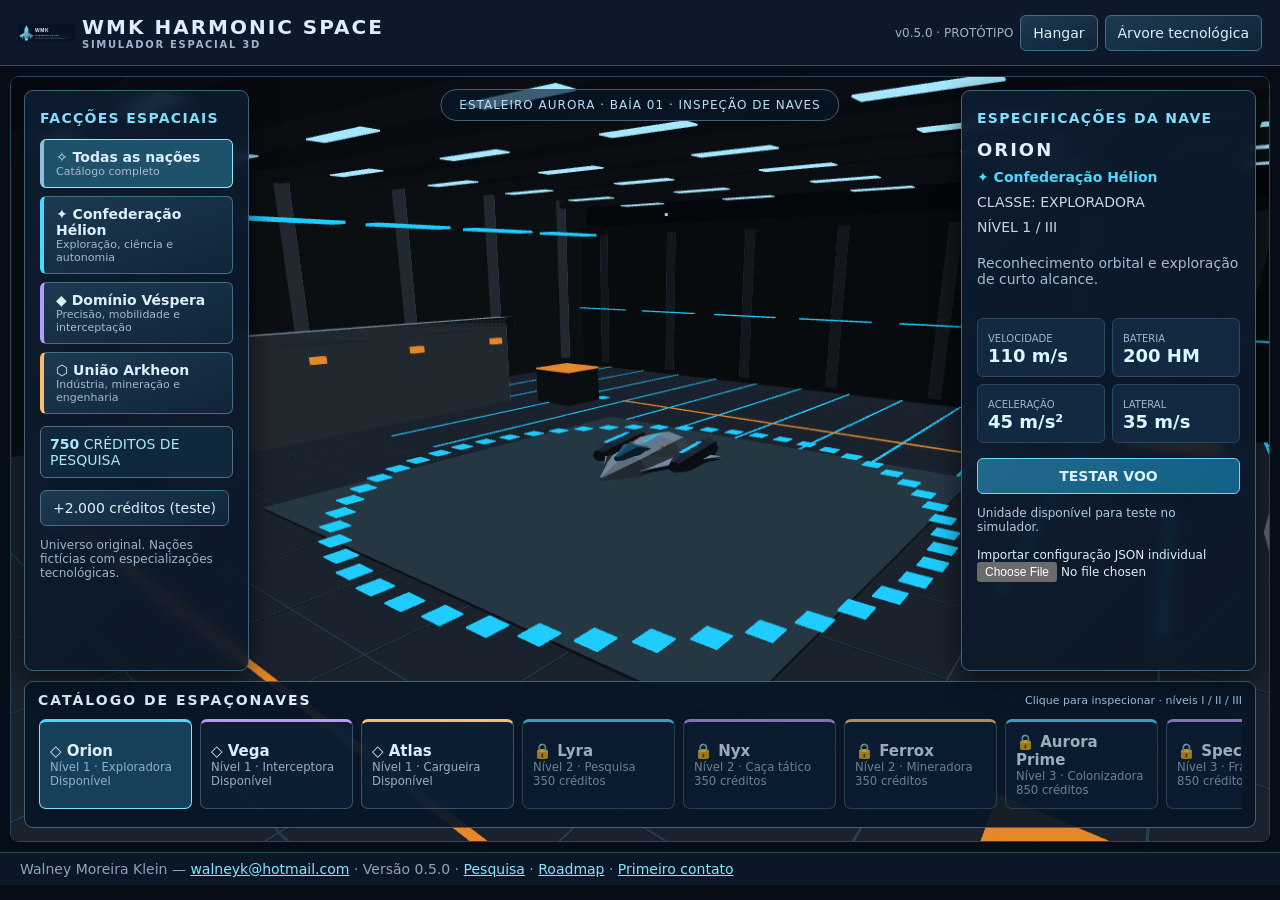
<file: index.html>
<!doctype html>
<html lang="pt-BR"><head><meta charset="utf-8"><meta name="viewport" content="width=device-width,initial-scale=1">
<title>WMK Harmonic Space — Simulador Espacial 3D</title><link rel="icon" href="assets/logo.svg" type="image/svg+xml">
<style>
:root{color-scheme:dark;--panel:#101b2beE;--stroke:#37546a;--muted:#91acbf;--aqua:#6bdcff}
*{box-sizing:border-box}html,body{margin:0;height:100%;background:#060d16;color:#dceefa;font:14px 'Segoe UI',system-ui,Arial;overflow-x:hidden}
button,input,select{font:inherit}button,select{border:1px solid #446e87;background:linear-gradient(160deg,#1c3a52,#102438);color:#dceefa;border-radius:6px;padding:9px 12px;cursor:pointer}
button:hover{background:#254c69;border-color:#73ccee}button:disabled{opacity:.45;cursor:not-allowed}button.primary{background:linear-gradient(135deg,#226889,#116188);font-weight:750;border-color:#69d7fc}
button.active{border-color:#95eaff;background:#1e526b}button[hidden],section[hidden],div[hidden]{display:none!important}a{color:#81e6ff}
header{height:66px;display:flex;align-items:center;justify-content:space-between;padding:8px 18px;background:#0d192a;border-bottom:1px solid #30506a;gap:14px}
header img{width:57px;height:47px;object-fit:contain;object-position:left}header h1{font-size:20px;letter-spacing:2px;margin:0;font-weight:850}header h1 small{display:block;font-size:10px;color:#9eb4cb;letter-spacing:1.7px}
.brand{display:flex;align-items:center;gap:7px}.header-actions{display:flex;align-items:center;gap:7px;flex-wrap:wrap}.version{font-size:12px;color:#9cb5c6}
main{display:grid;grid-template-columns:minmax(0,1fr) 297px;gap:10px;padding:10px}body.hangar-mode main{grid-template-columns:minmax(0,1fr)}body.hangar-mode #flightAside{display:none}
#scene{position:relative;min-width:0;overflow:hidden;border-radius:9px;border:1px solid #2a475a;box-shadow:inset 0 0 60px #0008;background:#030912}#space{width:100%;height:min(calc(100vh - 136px),850px);min-height:570px;display:block}
#flightHud{position:absolute;top:14px;left:15px;background:#091727b8;border:1px solid #426784;padding:11px 13px;min-width:230px;border-radius:7px;line-height:1.7;pointer-events:none}
#flightHud .hud-name{color:var(--aqua);font-weight:750;letter-spacing:2px}body.hangar-mode #flightHud{display:none}
#hangarUI{position:absolute;inset:0;z-index:5;pointer-events:none;display:grid;grid-template-columns:225px minmax(0,1fr) 295px;grid-template-rows:1fr auto;gap:10px;padding:13px}
#hangarUI .plate{pointer-events:auto;background:linear-gradient(135deg,#0d1d30eD,#0a1728D8);border:1px solid #44627b;border-radius:9px;box-shadow:0 6px 30px #0009;backdrop-filter:blur(7px);padding:15px;max-height:calc(100vh - 198px);overflow:auto}
#hangarLeft{grid-column:1;grid-row:1}#hangarRight{grid-column:3;grid-row:1}#hangarFooter{grid-column:1/4;grid-row:2;pointer-events:auto;background:#081626eD;border:1px solid #466078;border-radius:9px;padding:10px 13px}
#hangarUI h2{font-size:14px;color:#80ddfc;letter-spacing:1.3px;margin:4px 0 13px}#nationButtons{display:flex;flex-direction:column;gap:8px}#nationButtons button{text-align:left;min-height:49px}
#nationButtons button span{display:block;font-size:11px;color:#a8b8c9}.hangar-label{letter-spacing:2px;color:#e1efff;font-weight:800;font-size:18px;margin-bottom:5px}
#shipSpec{line-height:1.8;color:#c6d8e8}#shipDesc{color:#a3bcd0;min-height:48px}#shipStats{display:grid;grid-template-columns:1fr 1fr;gap:7px;margin:15px 0}#shipStats div{padding:10px;background:#122941;border:1px solid #284864;border-radius:6px}#shipStats b{font-size:18px;display:block;color:#d9f9ff}#shipStats small{font-size:10px;color:#9db8cb}
#hangarActions{display:flex;flex-wrap:wrap;gap:5px}#hangarActions button{flex:1}#roster{display:flex;align-items:stretch;gap:8px;overflow-x:auto;padding:5px 1px 8px;scrollbar-color:#49768e #12253a}
.ship-card{min-width:153px;max-width:175px;flex:1;padding:11px 10px;text-align:left;background:#102137c9;border:1px solid #365369;border-radius:7px}.ship-card strong{font-size:15px}.ship-card small{display:block;color:#92b0c3}.ship-card.selected{border-color:#81e4fb;background:#163f59}.ship-card.locked{opacity:.7}.credits{background:#10283b;padding:9px;border:1px solid #52708a;border-radius:6px;margin:12px 0;color:#a5e9fa}
#hangarHint{position:absolute;top:12px;left:50%;transform:translateX(-50%);z-index:4;color:#b6def8;background:#08182bAA;border:1px solid #436077;padding:8px 18px;border-radius:40px;letter-spacing:1px;font-size:12px;pointer-events:none}body:not(.hangar-mode) #hangarHint{display:none}
#flightAside{background:#101d2e;border:1px solid #365368;border-radius:8px;padding:13px;overflow:auto;max-height:calc(100vh - 95px)}h2{font-size:15px;color:#7be2ff}#flightAside section{border-top:1px solid #36516b;padding:10px 0}#flightAside label{display:block;margin:9px 0}input[type=range]{width:100%;accent-color:#61dbfa}progress{width:100%;accent-color:#55dfff;height:12px}#energy{padding:10px 0;line-height:1.6}#msg{color:#85f1ca}#emergency{width:100%;background:#66391d;border-color:#f3b068;color:#ffe1af;font-weight:700}#rhythm{position:absolute;z-index:12;width:min(860px,90%);max-height:94%;overflow:auto;left:50%;top:50%;transform:translate(-50%,-50%);padding:20px;background:#101a2af5;border:1px solid #edaf5e;border-radius:12px;box-shadow:0 0 0 4000px #020713a9}#chart{width:100%;display:block;background:#070e19;border-radius:6px}#flightAside .quick button{margin:3px 0}
#treePanel{position:fixed;inset:5% 3%;z-index:20;overflow:auto;background:linear-gradient(130deg,#0c1a2bf5,#06111ff9);border:1px solid #5386a1;border-radius:12px;box-shadow:0 0 0 300px #020610ce;padding:20px}#treePanel[hidden]{display:none!important}
.tree-head{display:flex;justify-content:space-between;align-items:center;flex-wrap:wrap;gap:12px}.tree-nations{display:flex;flex-wrap:wrap;gap:8px;margin:12px 0}.tech-layout{display:grid;grid-template-columns:repeat(3,minmax(210px,1fr));gap:15px;min-width:700px}.tech-col{background:#0c2034bd;border:1px solid #35516a;border-radius:8px;padding:12px}.tech-col h3{margin:0 0 12px;color:#9edbf4}.tech-node{display:block;width:100%;text-align:left;margin:12px 0;border-left:4px solid #6bbfe1;background:#16283d;padding:14px}.tech-node strong{display:block;font-size:16px}.tech-node small{display:block;color:#99b7c9}.tech-node.locked{border-left-color:#65717a}.tech-node.owned{border-left-color:#62dfaa}.tech-node.selected{box-shadow:inset 0 0 0 1px #d0f3ff}
.tree-legend{color:#9bbad0;font-size:12px}footer{padding:8px 20px;color:#89a5be;background:#0b1727;border-top:1px solid #284558}
@media(max-width:1060px){#hangarUI{grid-template-columns:180px 1fr 240px}#hangarUI .plate{padding:9px}}@media(max-width:760px){main{grid-template-columns:1fr}#flightAside{max-height:none}#space{min-height:520px}#hangarUI{grid-template-columns:1fr 1fr;grid-template-rows:1fr auto}#hangarLeft{grid-column:1}#hangarRight{grid-column:2}#hangarFooter{grid-column:1/3}#hangarUI .plate{max-height:330px;background:#0c192adf}header h1{font-size:14px}.version{display:none}}
</style></head><body class="hangar-mode">
<header><div class="brand"><img src="assets/logo.svg" alt="WMK Harmonic Space"><h1>WMK HARMONIC SPACE<small>SIMULADOR ESPACIAL 3D</small></h1></div><div class="header-actions"><span class="version">v0.5.0 · PROTÓTIPO</span><button id="openHangar">Hangar</button><button id="openTree">Árvore tecnológica</button></div></header>
<main><div id="scene"><canvas id="space" width="1300" height="750" aria-label="Cenário espacial tridimensional"></canvas><div id="hangarHint">ESTALEIRO AURORA · BAÍA 01 · INSPEÇÃO DE NAVES</div>
<div id="flightHud"><div class="hud-name" id="hudName">ORION / EXPLORAÇÃO</div><div id="hud">Velocidade 0 m/s</div><div id="flightStation"></div></div>
<div id="hangarUI"><div class="plate" id="hangarLeft"><h2>FACÇÕES ESPACIAIS</h2><div id="nationButtons"></div><div class="credits"><b id="credits">750</b> CRÉDITOS DE PESQUISA</div><button id="devCredits" title="Apenas para testes do protótipo">+2.000 créditos (teste)</button><p style="color:#9bb6c9;font-size:12px">Universo original. Nações fictícias com especializações tecnológicas.</p></div>
<div class="plate" id="hangarRight"><h2>ESPECIFICAÇÕES DA NAVE</h2><div class="hangar-label" id="hangarName">ORION</div><div id="shipSpec"></div><p id="shipDesc"></p><div id="shipStats"></div><div id="hangarActions"><button class="primary" id="launch">TESTAR VOO</button><button id="researchShip">PESQUISAR</button></div><p style="font-size:12px;color:#b0ccdf" id="hangarMessage">Selecione uma nave no catálogo.</p><label style="display:block;font-size:12px;margin-top:14px">Importar configuração JSON individual <input type="file" id="importConfig" accept=".json" style="max-width:100%"></label></div>
<div id="hangarFooter"><div style="display:flex;justify-content:space-between;gap:9px;align-items:center;margin-bottom:6px"><b style="letter-spacing:2px">CATÁLOGO DE ESPAÇONAVES</b><span style="font-size:11px;color:#9dbee0">Clique para inspecionar · níveis I / II / III</span></div><div id="roster"></div></div></div>
<section id="rhythm" hidden><h2>⚡ Recuperação de bateria · modo emergência</h2><p>Acione o gerador auxiliar somente quando a energia da nave estiver crítica. Complete os pulsos para restaurar parte da bateria.</p><button id="start">Iniciar recarga</button><button id="stop">Interromper</button><button id="closeRhythm">Fechar</button><canvas id="chart" width="1000" height="180"></canvas><small>J K L Ç (; também funciona) · mantenha pressionado nas notas longas.</small></section></div>
<aside id="flightAside"><h2 id="shipname">ORION · ENGENHARIA</h2><div id="energy"></div><button id="emergency" hidden>⚡ Recuperar bateria de emergência</button><section><h2>CONTROLE DOS SISTEMAS</h2><label>Propulsão <span id="pv"></span><input id="prop" type="range" min="0" max="100" value="60"></label><label>Escudos <input id="shield" type="range" min="0" max="100" value="30"></label><label>Sensores <input id="sensor" type="range" min="0" max="100" value="40"></label></section><section><h2>MISSÃO 01 — ESTAÇÃO AURORA</h2><p id="mission">Aproxime-se da estação espacial.</p><p id="msg">Pilotagem habilitada.</p><div class="quick"><button id="dock">Atracar e abastecer</button><button id="camera">Alternar câmera</button><button id="save">Salvar progresso</button><button id="reset">Reiniciar voo</button></div></section><section><h2>COMANDOS</h2><p>W/S · aceleração / redução<br>A/D · deslocamento lateral + inclinação<br>Q/E · guinada do bico<br>C/X · subir / descer<br>Espaço · freio<br>J K L Ç · somente na emergência</p></section><section><a href="pesquisa.html">Pesquisa de referência</a> · <a href="roadmap.html">Roadmap</a> · <a href="manuais/primeiro-contato.html">Manual</a></section></aside></main>
<div id="treePanel" hidden><div class="tree-head"><div><h2>ÁRVORE TECNOLÓGICA — WMK SPACE</h2><div class="tree-legend">Três facções originais · três níveis · classes e requisitos individuais</div></div><div><b id="treeCredits"></b> <button id="closeTree">Fechar</button></div></div><div class="tree-nations" id="treeNations"></div><div class="tech-layout" id="techColumns"></div><p class="tree-legend">Pesquisar desbloqueia a nave selecionada, desde que você tenha créditos e a nave anterior da mesma linha. Ganhe créditos na primeira atracagem ou use o botão de teste no hangar.</p></div>
<footer>Walney Moreira Klein — <a href="mailto:walneyk@hotmail.com">walneyk@hotmail.com</a> · Versão 0.5.0 · <a href="pesquisa.html">Pesquisa</a> · <a href="roadmap.html">Roadmap</a> · <a href="manuais/primeiro-contato.html">Primeiro contato</a></footer>
<script src="naves.js"></script><script src="space3d.js"></script><script src="game.js"></script><script src="hangar.js"></script></body></html>
</file>
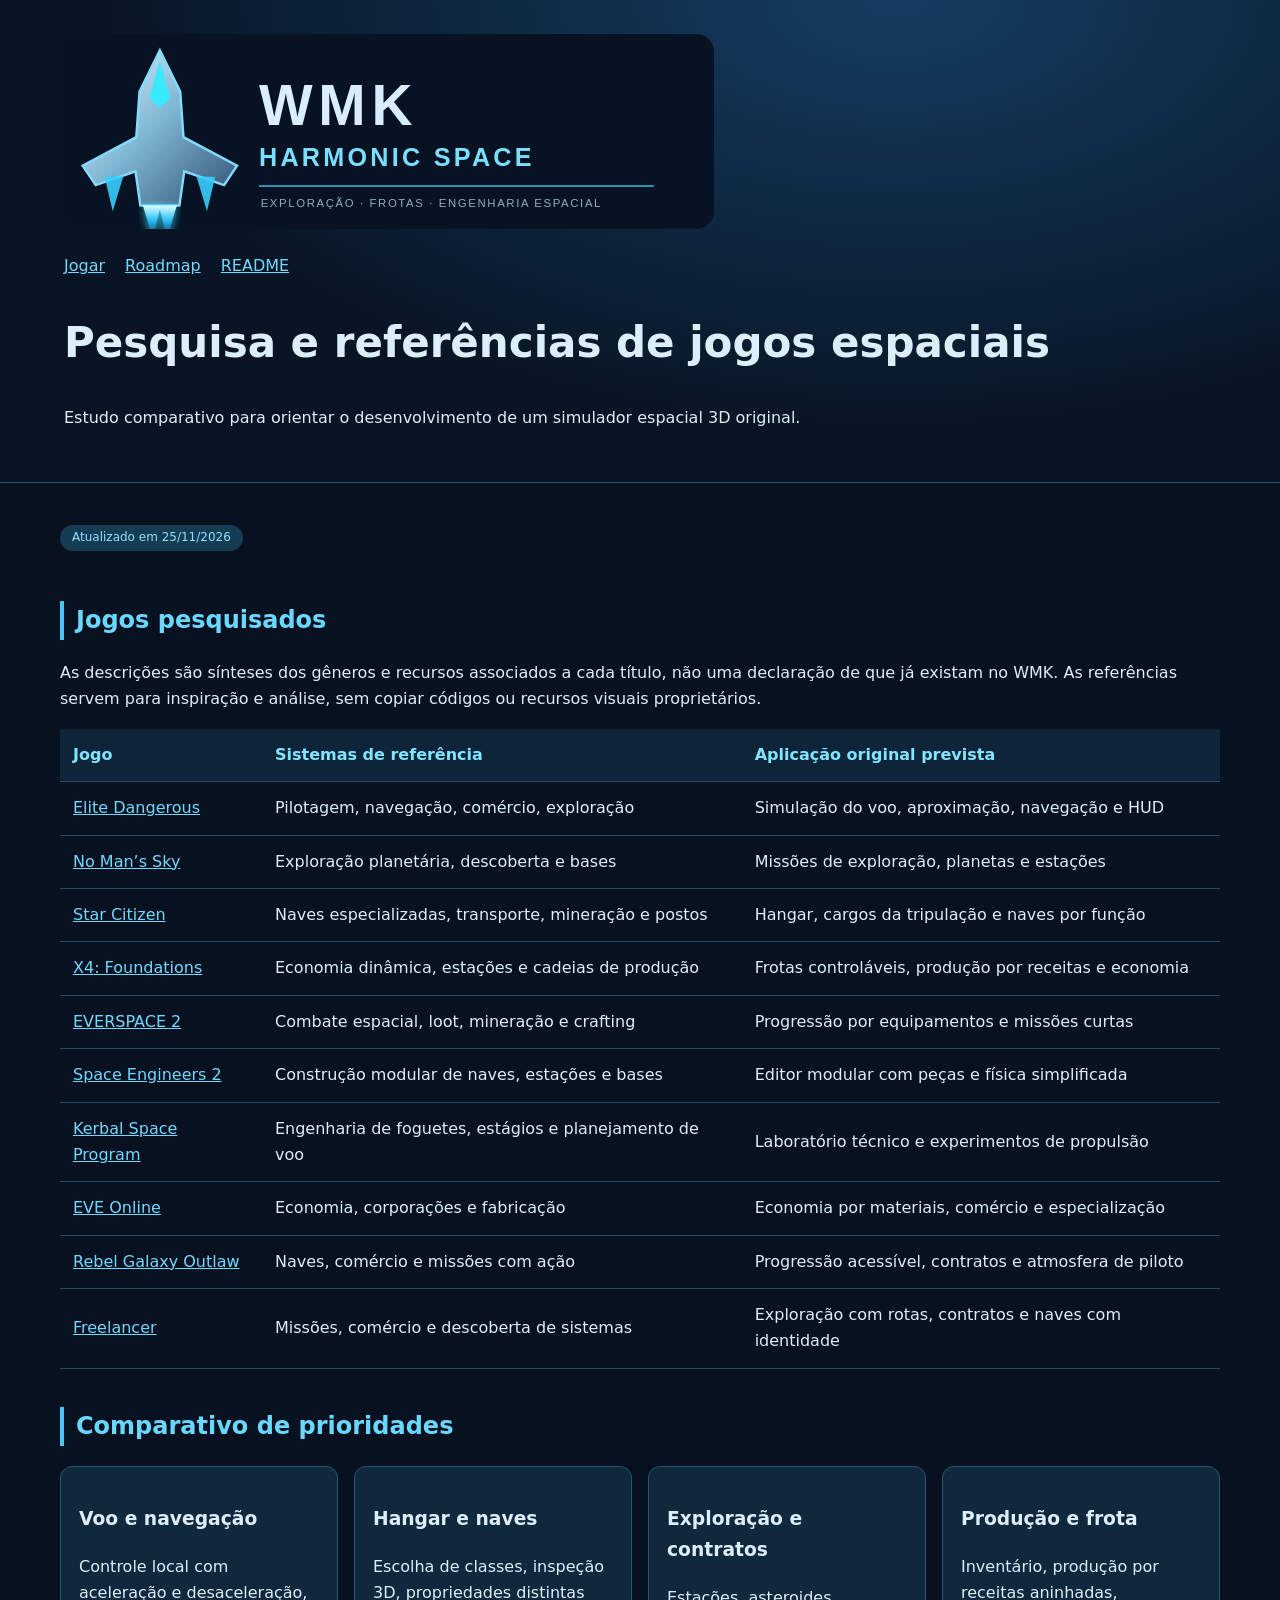
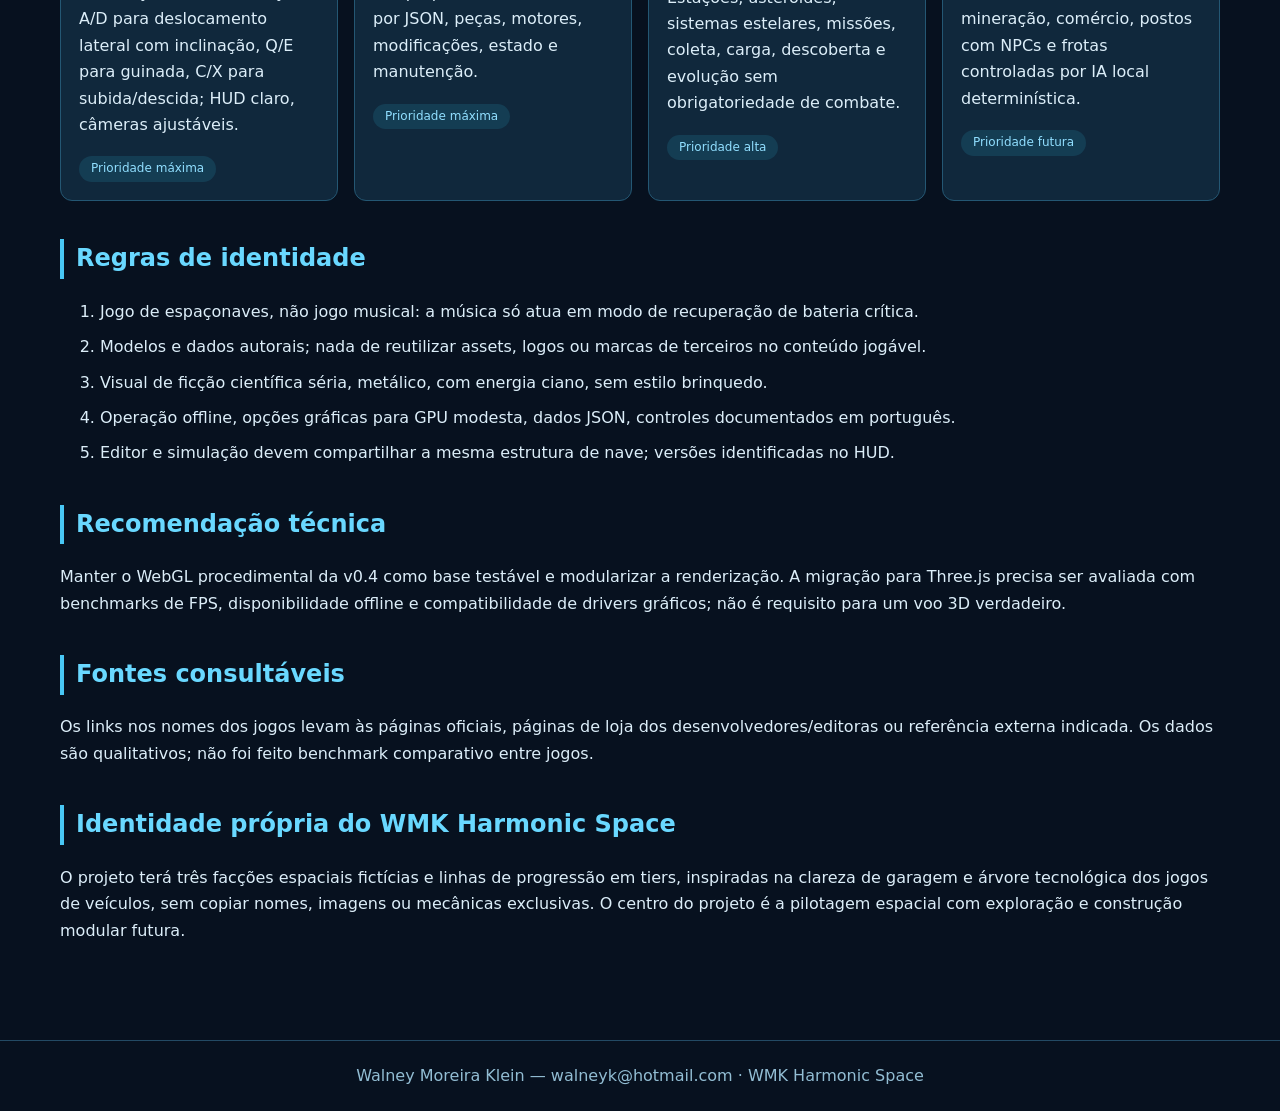
<file: pesquisa.html>
<!doctype html><html lang="pt-BR"><meta charset="utf-8"><meta name="viewport" content="width=device-width,initial-scale=1"><title>Pesquisa de Jogos Espaciais — WMK</title><link rel="stylesheet" href="assets/docs.css"><header><img src="assets/logo.svg" alt="WMK Harmonic Space"><nav><a href="index.html">Jogar</a><a href="roadmap.html">Roadmap</a><a href="README.md">README</a></nav><h1>Pesquisa e referências de jogos espaciais</h1><p>Estudo comparativo para orientar o desenvolvimento de um simulador espacial 3D original.</p></header><main><p class="tag">Atualizado em 25/11/2026</p><h2>Jogos pesquisados</h2><p>As descrições são sínteses dos gêneros e recursos associados a cada título, não uma declaração de que já existam no WMK. As referências servem para inspiração e análise, sem copiar códigos ou recursos visuais proprietários.</p><div class="table"><table><thead><tr><th>Jogo</th><th>Sistemas de referência</th><th>Aplicação original prevista</th></tr></thead><tbody><tr><td><a href="https://store.steampowered.com/app/359320/Elite_Dangerous/" target="_blank" rel="noopener">Elite Dangerous</a></td><td>Pilotagem, navegação, comércio, exploração</td><td>Simulação do voo, aproximação, navegação e HUD</td></tr><tr><td><a href="https://www.nomanssky.com/about/" target="_blank" rel="noopener">No Man’s Sky</a></td><td>Exploração planetária, descoberta e bases</td><td>Missões de exploração, planetas e estações</td></tr><tr><td><a href="https://support.robertsspaceindustries.com/hc/en-us/articles/360002696273-Ships-and-Vehicles" target="_blank" rel="noopener">Star Citizen</a></td><td>Naves especializadas, transporte, mineração e postos</td><td>Hangar, cargos da tripulação e naves por função</td></tr><tr><td><a href="https://store.steampowered.com/app/392160/X4__Foundations/" target="_blank" rel="noopener">X4: Foundations</a></td><td>Economia dinâmica, estações e cadeias de produção</td><td>Frotas controláveis, produção por receitas e economia</td></tr><tr><td><a href="https://store.steampowered.com/app/1128920/EVERSPACE_2/" target="_blank" rel="noopener">EVERSPACE 2</a></td><td>Combate espacial, loot, mineração e crafting</td><td>Progressão por equipamentos e missões curtas</td></tr><tr><td><a href="https://store.steampowered.com/app/1133870/Space_Engineers_2/" target="_blank" rel="noopener">Space Engineers 2</a></td><td>Construção modular de naves, estações e bases</td><td>Editor modular com peças e física simplificada</td></tr><tr><td><a href="https://www.kerbalspaceprogram.com/" target="_blank" rel="noopener">Kerbal Space Program</a></td><td>Engenharia de foguetes, estágios e planejamento de voo</td><td>Laboratório técnico e experimentos de propulsão</td></tr><tr><td><a href="https://www.eveonline.com/" target="_blank" rel="noopener">EVE Online</a></td><td>Economia, corporações e fabricação</td><td>Economia por materiais, comércio e especialização</td></tr><tr><td><a href="https://store.steampowered.com/app/910830/Rebel_Galaxy_Outlaw/" target="_blank" rel="noopener">Rebel Galaxy Outlaw</a></td><td>Naves, comércio e missões com ação</td><td>Progressão acessível, contratos e atmosfera de piloto</td></tr><tr><td><a href="https://en.wikipedia.org/wiki/Freelancer_(video_game)" target="_blank" rel="noopener">Freelancer</a></td><td>Missões, comércio e descoberta de sistemas</td><td>Exploração com rotas, contratos e naves com identidade</td></tr></tbody></table></div><h2>Comparativo de prioridades</h2><div class="cards"><div class="card"><h3>Voo e navegação</h3><p>Controle local com aceleração e desaceleração, A/D para deslocamento lateral com inclinação, Q/E para guinada, C/X para subida/descida; HUD claro, câmeras ajustáveis.</p><span class="tag">Prioridade máxima</span></div><div class="card"><h3>Hangar e naves</h3><p>Escolha de classes, inspeção 3D, propriedades distintas por JSON, peças, motores, modificações, estado e manutenção.</p><span class="tag">Prioridade máxima</span></div><div class="card"><h3>Exploração e contratos</h3><p>Estações, asteroides, sistemas estelares, missões, coleta, carga, descoberta e evolução sem obrigatoriedade de combate.</p><span class="tag">Prioridade alta</span></div><div class="card"><h3>Produção e frota</h3><p>Inventário, produção por receitas aninhadas, mineração, comércio, postos com NPCs e frotas controladas por IA local determinística.</p><span class="tag">Prioridade futura</span></div></div><h2>Regras de identidade</h2><ol><li>Jogo de espaçonaves, não jogo musical: a música só atua em modo de recuperação de bateria crítica.</li><li>Modelos e dados autorais; nada de reutilizar assets, logos ou marcas de terceiros no conteúdo jogável.</li><li>Visual de ficção científica séria, metálico, com energia ciano, sem estilo brinquedo.</li><li>Operação offline, opções gráficas para GPU modesta, dados JSON, controles documentados em português.</li><li>Editor e simulação devem compartilhar a mesma estrutura de nave; versões identificadas no HUD.</li></ol><h2>Recomendação técnica</h2><p>Manter o WebGL procedimental da v0.4 como base testável e modularizar a renderização. A migração para Three.js precisa ser avaliada com benchmarks de FPS, disponibilidade offline e compatibilidade de drivers gráficos; não é requisito para um voo 3D verdadeiro.</p><h2>Fontes consultáveis</h2><p>Os links nos nomes dos jogos levam às páginas oficiais, páginas de loja dos desenvolvedores/editoras ou referência externa indicada. Os dados são qualitativos; não foi feito benchmark comparativo entre jogos.</p><h2>Identidade própria do WMK Harmonic Space</h2><p>O projeto terá três facções espaciais fictícias e linhas de progressão em tiers, inspiradas na clareza de garagem e árvore tecnológica dos jogos de veículos, sem copiar nomes, imagens ou mecânicas exclusivas. O centro do projeto é a pilotagem espacial com exploração e construção modular futura.</p></main><footer>Walney Moreira Klein — walneyk@hotmail.com · WMK Harmonic Space</footer></html>
</file>
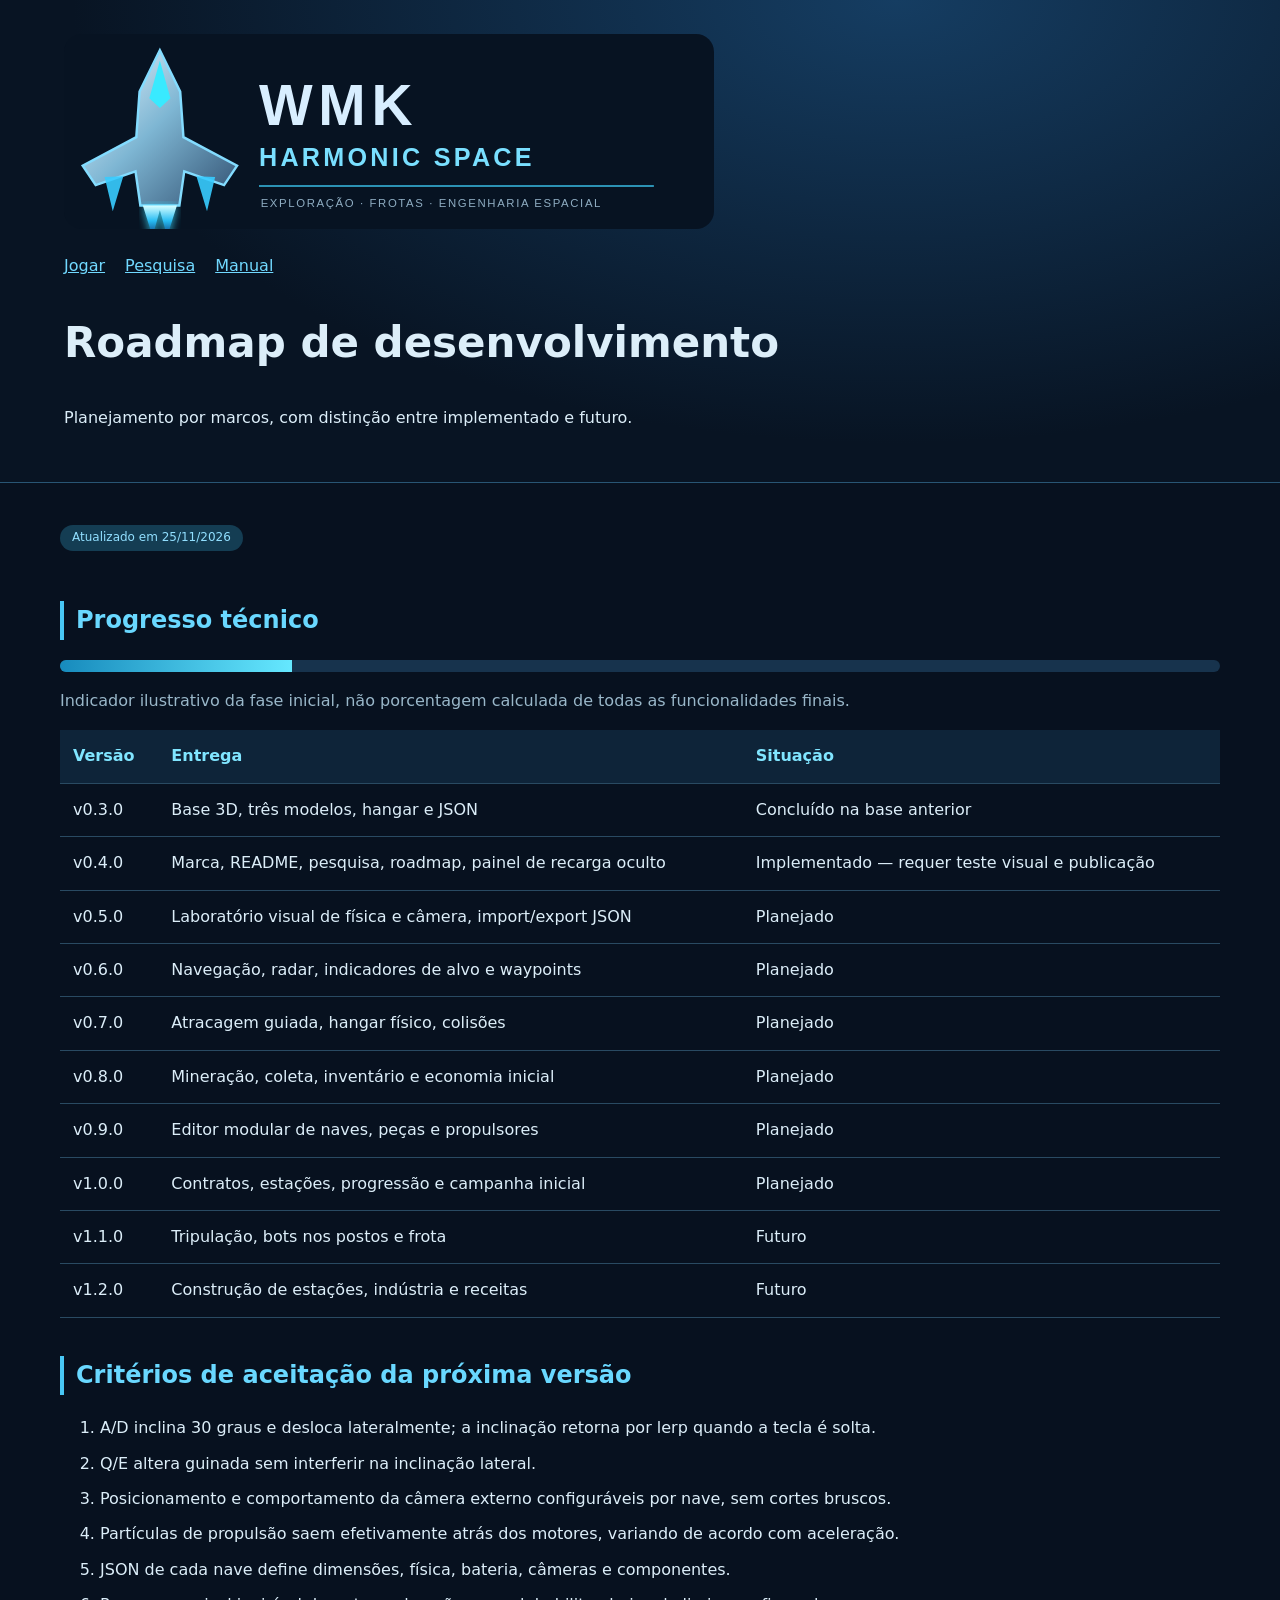
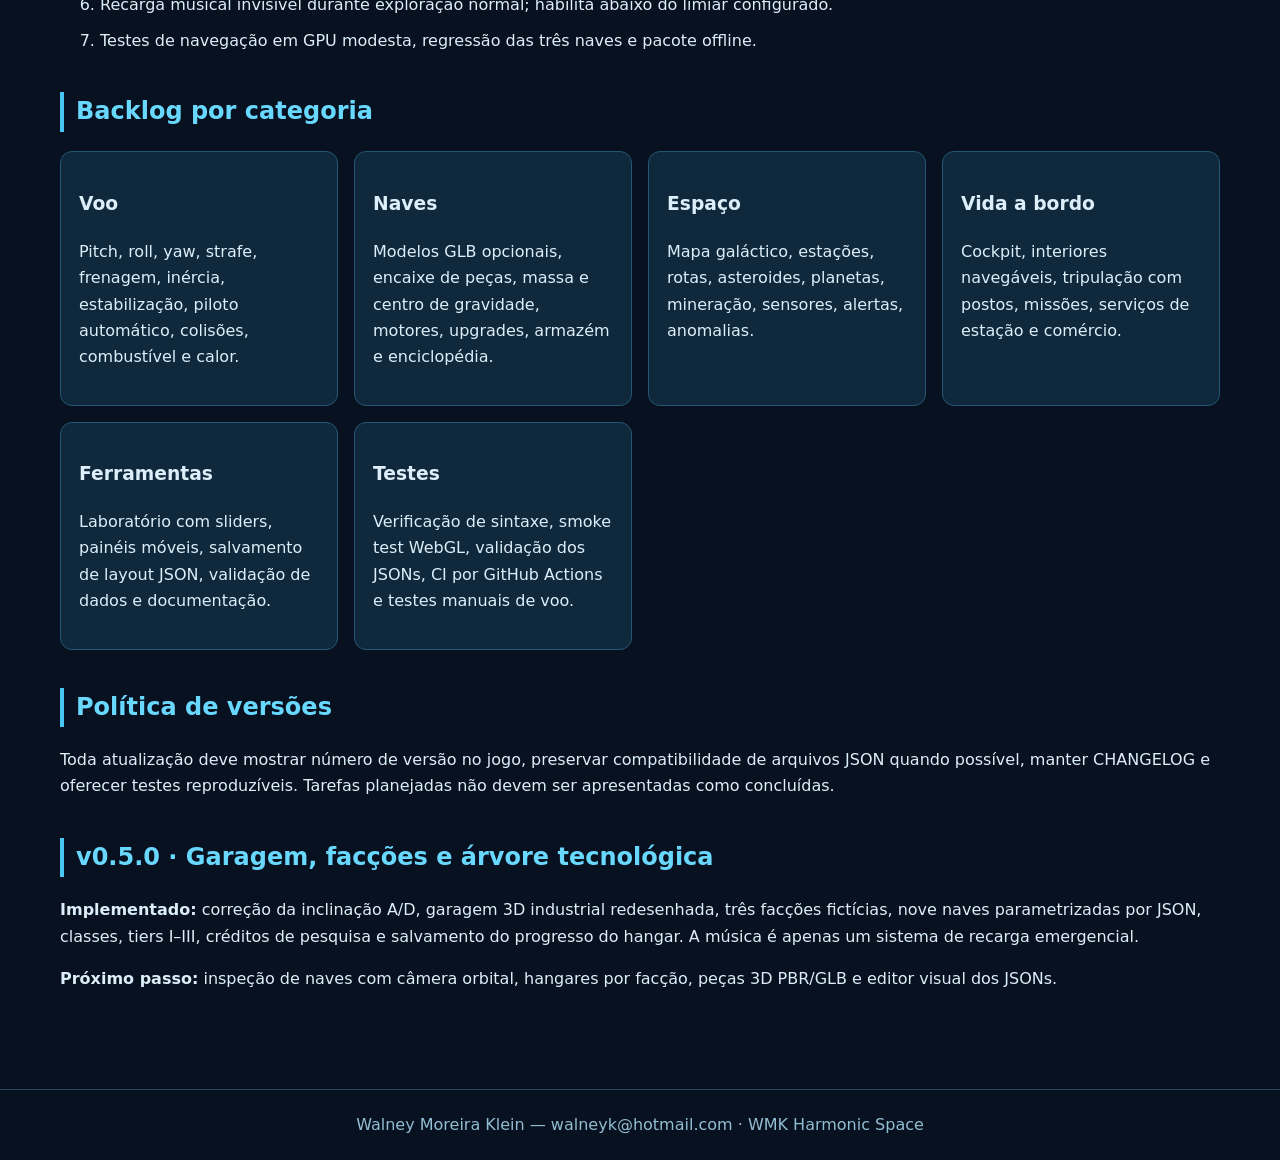
<file: roadmap.html>
<!doctype html><html lang="pt-BR"><meta charset="utf-8"><meta name="viewport" content="width=device-width,initial-scale=1"><title>Roadmap — WMK Harmonic Space</title><link rel="stylesheet" href="assets/docs.css"><header><img src="assets/logo.svg" alt="WMK Harmonic Space"><nav><a href="index.html">Jogar</a><a href="pesquisa.html">Pesquisa</a><a href="manuais/primeiro-contato.html">Manual</a></nav><h1>Roadmap de desenvolvimento</h1><p>Planejamento por marcos, com distinção entre implementado e futuro.</p></header><main><p class="tag">Atualizado em 25/11/2026</p><h2>Progresso técnico</h2><div class="bar"><div class="fill" style="width:20%"></div></div><p class="muted">Indicador ilustrativo da fase inicial, não porcentagem calculada de todas as funcionalidades finais.</p><div class="table"><table><thead><tr><th>Versão</th><th>Entrega</th><th>Situação</th></tr></thead><tbody><tr><td>v0.3.0</td><td>Base 3D, três modelos, hangar e JSON</td><td>Concluído na base anterior</td></tr><tr><td>v0.4.0</td><td>Marca, README, pesquisa, roadmap, painel de recarga oculto</td><td>Implementado — requer teste visual e publicação</td></tr><tr><td>v0.5.0</td><td>Laboratório visual de física e câmera, import/export JSON</td><td>Planejado</td></tr><tr><td>v0.6.0</td><td>Navegação, radar, indicadores de alvo e waypoints</td><td>Planejado</td></tr><tr><td>v0.7.0</td><td>Atracagem guiada, hangar físico, colisões</td><td>Planejado</td></tr><tr><td>v0.8.0</td><td>Mineração, coleta, inventário e economia inicial</td><td>Planejado</td></tr><tr><td>v0.9.0</td><td>Editor modular de naves, peças e propulsores</td><td>Planejado</td></tr><tr><td>v1.0.0</td><td>Contratos, estações, progressão e campanha inicial</td><td>Planejado</td></tr><tr><td>v1.1.0</td><td>Tripulação, bots nos postos e frota</td><td>Futuro</td></tr><tr><td>v1.2.0</td><td>Construção de estações, indústria e receitas</td><td>Futuro</td></tr></tbody></table></div><h2>Critérios de aceitação da próxima versão</h2><ol><li>A/D inclina 30 graus e desloca lateralmente; a inclinação retorna por lerp quando a tecla é solta.</li><li>Q/E altera guinada sem interferir na inclinação lateral.</li><li>Posicionamento e comportamento da câmera externo configuráveis por nave, sem cortes bruscos.</li><li>Partículas de propulsão saem efetivamente atrás dos motores, variando de acordo com aceleração.</li><li>JSON de cada nave define dimensões, física, bateria, câmeras e componentes.</li><li>Recarga musical invisível durante exploração normal; habilita abaixo do limiar configurado.</li><li>Testes de navegação em GPU modesta, regressão das três naves e pacote offline.</li></ol><h2>Backlog por categoria</h2><div class="cards"><div class="card"><h3>Voo</h3><p>Pitch, roll, yaw, strafe, frenagem, inércia, estabilização, piloto automático, colisões, combustível e calor.</p></div><div class="card"><h3>Naves</h3><p>Modelos GLB opcionais, encaixe de peças, massa e centro de gravidade, motores, upgrades, armazém e enciclopédia.</p></div><div class="card"><h3>Espaço</h3><p>Mapa galáctico, estações, rotas, asteroides, planetas, mineração, sensores, alertas, anomalias.</p></div><div class="card"><h3>Vida a bordo</h3><p>Cockpit, interiores navegáveis, tripulação com postos, missões, serviços de estação e comércio.</p></div><div class="card"><h3>Ferramentas</h3><p>Laboratório com sliders, painéis móveis, salvamento de layout JSON, validação de dados e documentação.</p></div><div class="card"><h3>Testes</h3><p>Verificação de sintaxe, smoke test WebGL, validação dos JSONs, CI por GitHub Actions e testes manuais de voo.</p></div></div><h2>Política de versões</h2><p>Toda atualização deve mostrar número de versão no jogo, preservar compatibilidade de arquivos JSON quando possível, manter CHANGELOG e oferecer testes reproduzíveis. Tarefas planejadas não devem ser apresentadas como concluídas.</p><h2>v0.5.0 · Garagem, facções e árvore tecnológica</h2><p><strong>Implementado:</strong> correção da inclinação A/D, garagem 3D industrial redesenhada, três facções fictícias, nove naves parametrizadas por JSON, classes, tiers I–III, créditos de pesquisa e salvamento do progresso do hangar. A música é apenas um sistema de recarga emergencial.</p><p><strong>Próximo passo:</strong> inspeção de naves com câmera orbital, hangares por facção, peças 3D PBR/GLB e editor visual dos JSONs.</p></main><footer>Walney Moreira Klein — walneyk@hotmail.com · WMK Harmonic Space</footer></html>
</file>
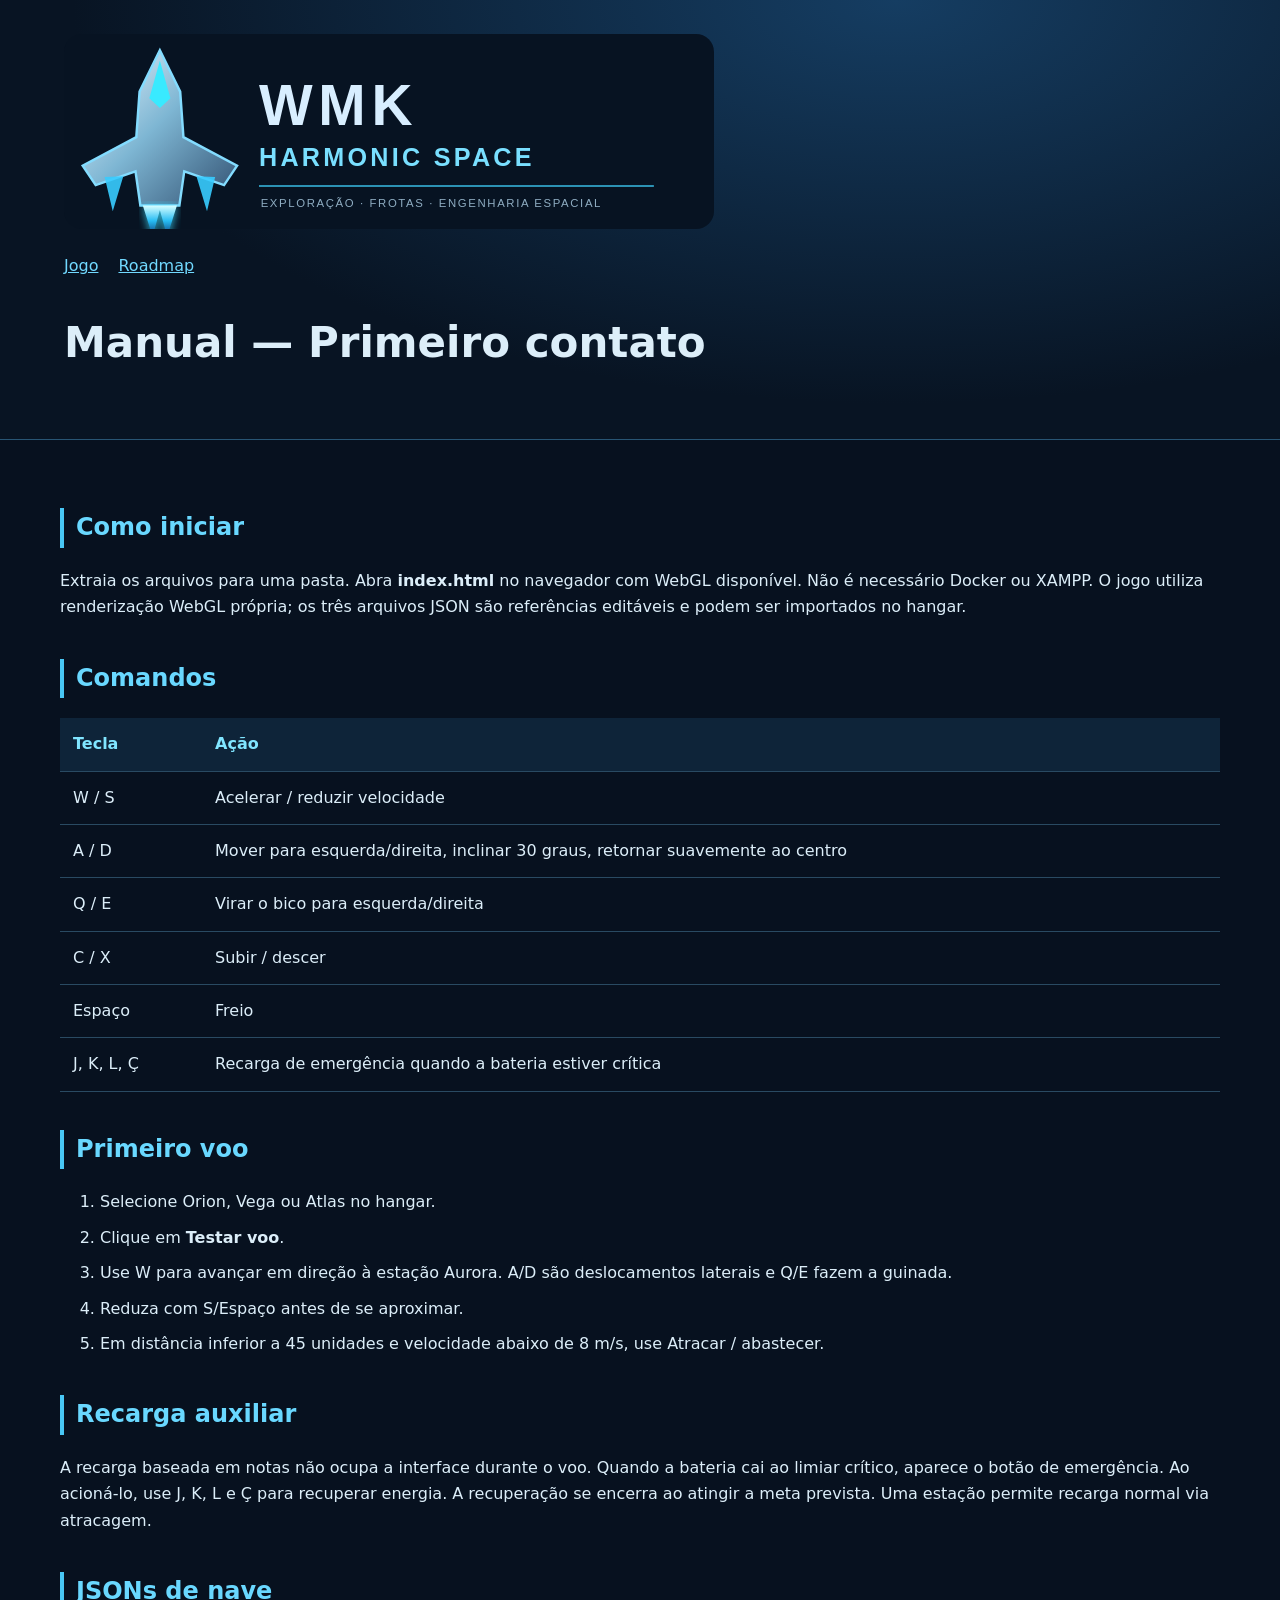
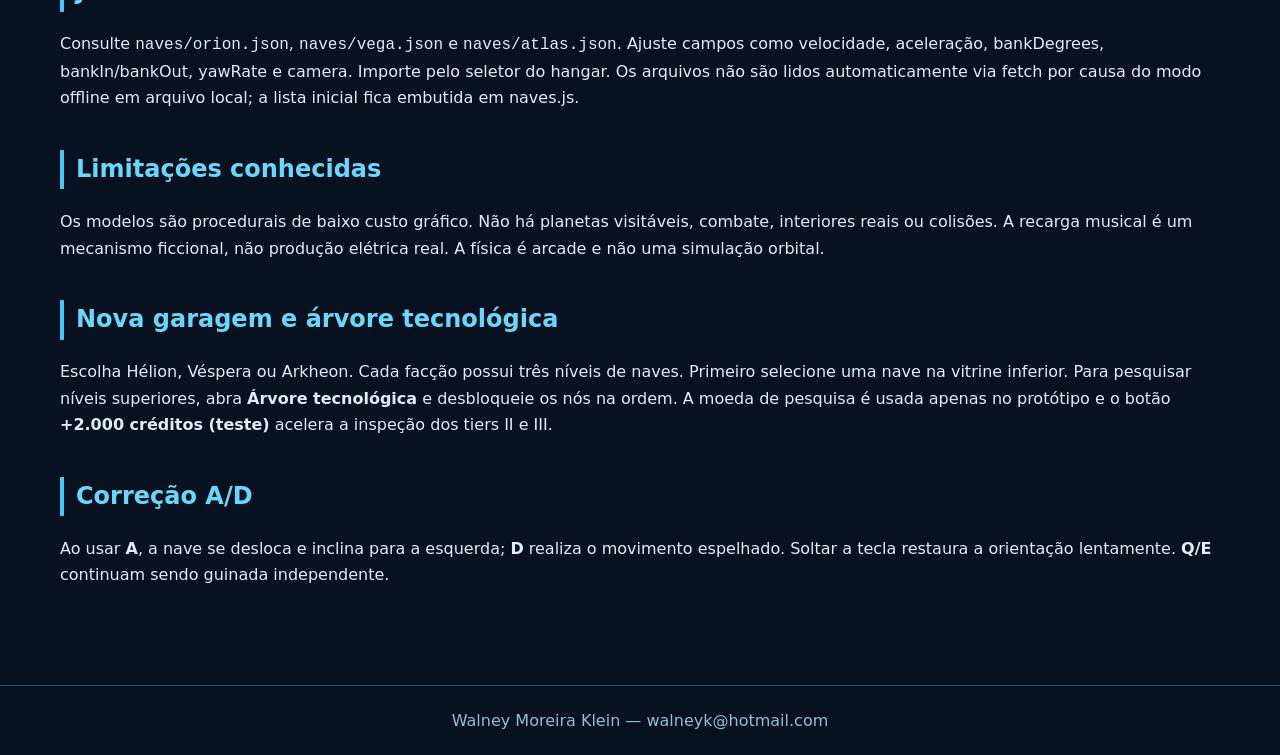
<file: manuais/primeiro-contato.html>
<!doctype html><html lang="pt-BR"><meta charset="utf-8"><meta name="viewport" content="width=device-width,initial-scale=1"><title>Primeiro contato — WMK Harmonic Space</title><link rel="stylesheet" href="../assets/docs.css"><header><img src="../assets/logo.svg" alt="WMK Harmonic Space"><nav><a href="../index.html">Jogo</a><a href="../roadmap.html">Roadmap</a></nav><h1>Manual — Primeiro contato</h1></header><main><h2>Como iniciar</h2><p>Extraia os arquivos para uma pasta. Abra <strong>index.html</strong> no navegador com WebGL disponível. Não é necessário Docker ou XAMPP. O jogo utiliza renderização WebGL própria; os três arquivos JSON são referências editáveis e podem ser importados no hangar.</p><h2>Comandos</h2><table><tr><th>Tecla</th><th>Ação</th></tr><tr><td>W / S</td><td>Acelerar / reduzir velocidade</td></tr><tr><td>A / D</td><td>Mover para esquerda/direita, inclinar 30 graus, retornar suavemente ao centro</td></tr><tr><td>Q / E</td><td>Virar o bico para esquerda/direita</td></tr><tr><td>C / X</td><td>Subir / descer</td></tr><tr><td>Espaço</td><td>Freio</td></tr><tr><td>J, K, L, Ç</td><td>Recarga de emergência quando a bateria estiver crítica</td></tr></table><h2>Primeiro voo</h2><ol><li>Selecione Orion, Vega ou Atlas no hangar.</li><li>Clique em <strong>Testar voo</strong>.</li><li>Use W para avançar em direção à estação Aurora. A/D são deslocamentos laterais e Q/E fazem a guinada.</li><li>Reduza com S/Espaço antes de se aproximar.</li><li>Em distância inferior a 45 unidades e velocidade abaixo de 8 m/s, use Atracar / abastecer.</li></ol><h2>Recarga auxiliar</h2><p>A recarga baseada em notas não ocupa a interface durante o voo. Quando a bateria cai ao limiar crítico, aparece o botão de emergência. Ao acioná-lo, use J, K, L e Ç para recuperar energia. A recuperação se encerra ao atingir a meta prevista. Uma estação permite recarga normal via atracagem.</p><h2>JSONs de nave</h2><p>Consulte <code>naves/orion.json</code>, <code>naves/vega.json</code> e <code>naves/atlas.json</code>. Ajuste campos como velocidade, aceleração, bankDegrees, bankIn/bankOut, yawRate e camera. Importe pelo seletor do hangar. Os arquivos não são lidos automaticamente via fetch por causa do modo offline em arquivo local; a lista inicial fica embutida em naves.js.</p><h2>Limitações conhecidas</h2><p>Os modelos são procedurais de baixo custo gráfico. Não há planetas visitáveis, combate, interiores reais ou colisões. A recarga musical é um mecanismo ficcional, não produção elétrica real. A física é arcade e não uma simulação orbital.</p><h2>Nova garagem e árvore tecnológica</h2><p>Escolha Hélion, Véspera ou Arkheon. Cada facção possui três níveis de naves. Primeiro selecione uma nave na vitrine inferior. Para pesquisar níveis superiores, abra <strong>Árvore tecnológica</strong> e desbloqueie os nós na ordem. A moeda de pesquisa é usada apenas no protótipo e o botão <strong>+2.000 créditos (teste)</strong> acelera a inspeção dos tiers II e III.</p><h2>Correção A/D</h2><p>Ao usar <strong>A</strong>, a nave se desloca e inclina para a esquerda; <strong>D</strong> realiza o movimento espelhado. Soltar a tecla restaura a orientação lentamente. <strong>Q/E</strong> continuam sendo guinada independente.</p></main><footer>Walney Moreira Klein — walneyk@hotmail.com</footer></html>
</file>
<file: assets/docs.css>
body{margin:0;background:#07111f;color:#dceef9;font:16px system-ui,Segoe UI,Arial;line-height:1.65}header{padding:34px max(5vw,24px);background:radial-gradient(ellipse at 70% 0,#153d62,#081423 65%);border-bottom:1px solid #285574}header img{width:min(650px,100%)}h1{font-size:clamp(27px,4vw,42px)}h2{color:#69d8ff;border-left:4px solid #48c7f5;padding-left:12px;margin-top:38px}main{max-width:1160px;margin:auto;padding:30px 22px 80px}a{color:#71d9ff}a:hover{color:white}.cards{display:grid;grid-template-columns:repeat(auto-fit,minmax(270px,1fr));gap:16px}.card{background:#10283c;border:1px solid #245773;border-radius:12px;padding:18px}.muted{color:#99b7c9}.tag{display:inline-block;background:#143d53;border-radius:16px;padding:3px 12px;font-size:12px;color:#91dfff}.table{overflow-x:auto}table{width:100%;border-collapse:collapse}td,th{border-bottom:1px solid #294a62;text-align:left;padding:13px}th{color:#80e5ff;background:#0e2439}ol li{margin-bottom:9px}footer{border-top:1px solid #234a64;padding:22px;text-align:center;color:#92bdd3}nav{display:flex;gap:20px;flex-wrap:wrap;margin-top:16px}button{background:#154c6c;color:white;border:1px solid #4ac3ed;border-radius:6px;padding:8px 12px;cursor:pointer}.bar{height:12px;background:#17334d;border-radius:9px;overflow:hidden}.fill{background:linear-gradient(90deg,#178bbd,#65e8ff);height:100%}.status{font-size:12px;color:#7be1be}
</file>
